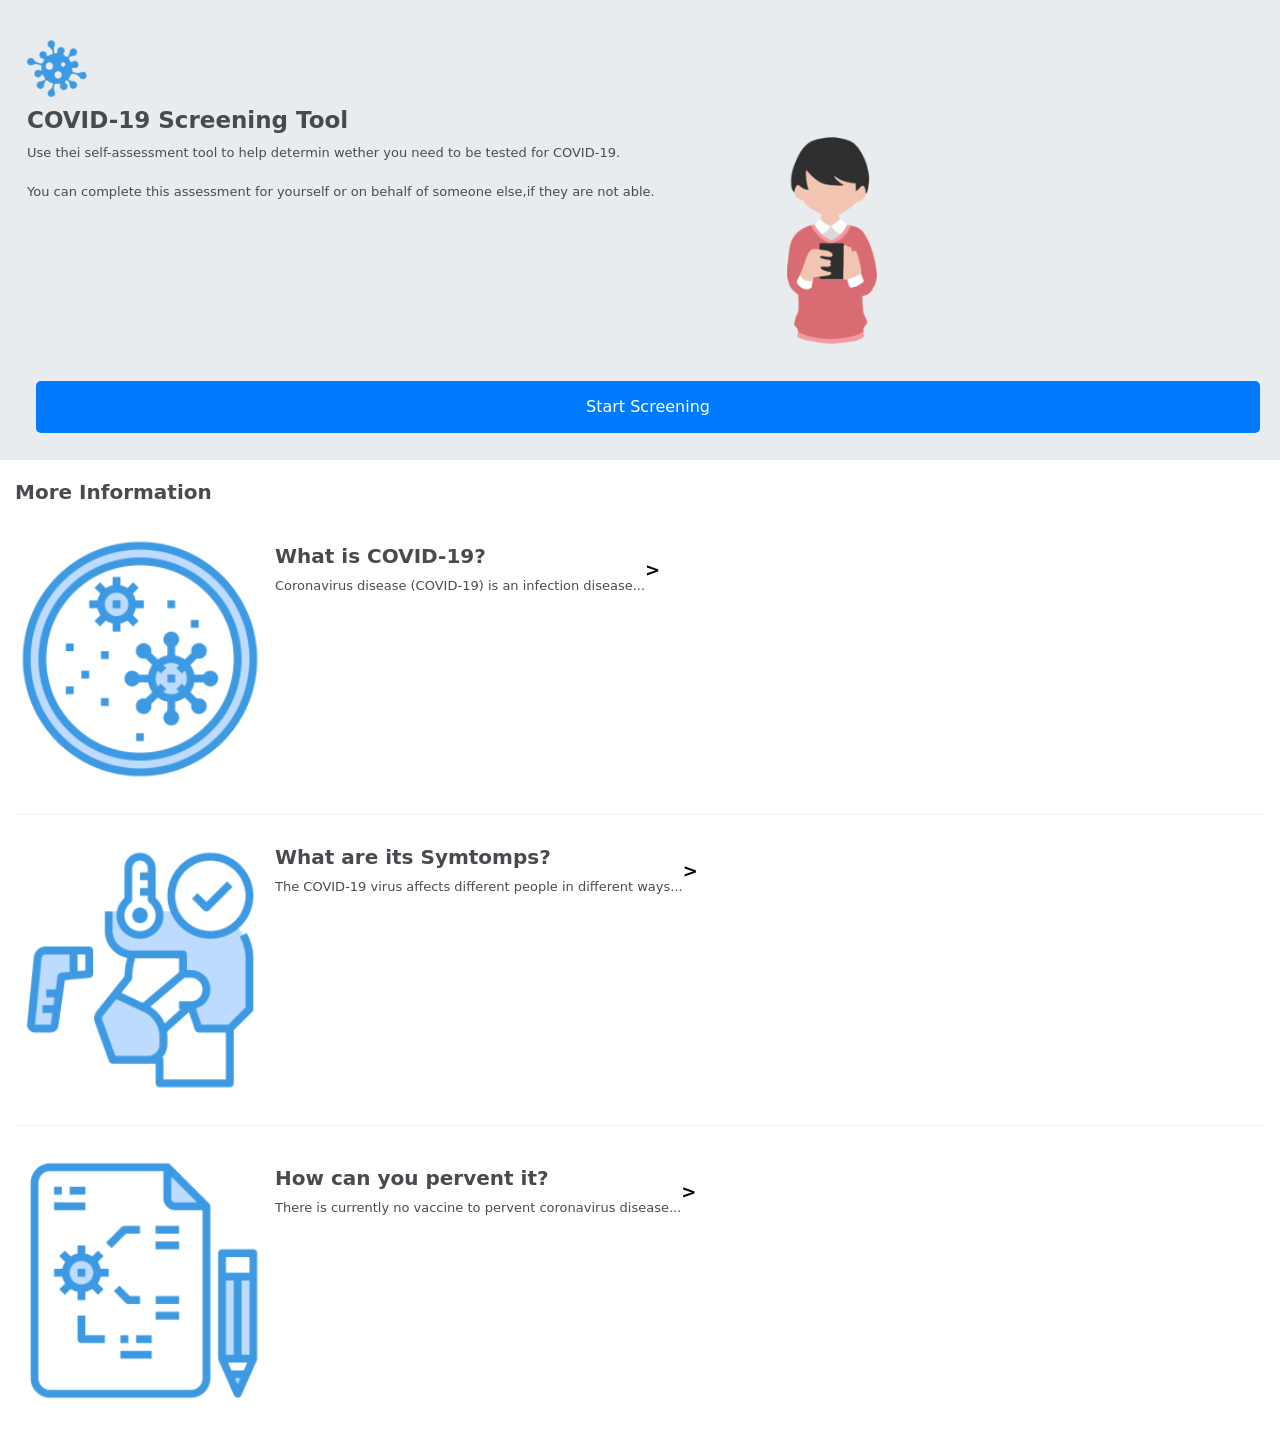
<file: index.html>
<!DOCTYPE html>
<html lang="en">

<head>
  <meta charset="UTF-8" />
  <meta http-equiv="X-UA-Compatible" content="IE=edge" />
  <meta name="viewport" content="width=device-width, initial-scale=1.0" />
  <title>COVID19 Screening Test</title>
  <!-- Bootstrap Css -->
  <link href="https://cdn.jsdelivr.net/npm/bootstrap@5.1.1/dist/css/bootstrap.min.css" rel="stylesheet"
    integrity="sha384-F3w7mX95PdgyTmZZMECAngseQB83DfGTowi0iMjiWaeVhAn4FJkqJByhZMI3AhiU" crossorigin="anonymous" />
  <!-- Custom CSS -->
  <link rel="stylesheet" href="style.css" />
</head>

<body>
  <section class="hero-section">
    <div class="container">
      <img src="./images/logo.png" alt="" class="logo" />
      <div class="row ">


        <div class="col-8">
          <h1>COVID-19 Screening Tool</h1>
          <p>
            Use thei self-assessment tool to help determin wether you need to be
            tested for COVID-19. <br /><br />You can complete this assessment for yourself
            or on behalf of someone else,if they are not able.
          </p>
        </div>
        <div class="col-4">
          <img src="./images/covid19screen.png" alt="">
        </div>
      </div>
    </div>
    <div class="btn">
      <button type="button" class="block-btn">Start Screening</button>
    </div>

  </section>
  <section class="more-info">
    <h1>More Information</h1>
    <div class="col">
      <div class="detail">
        <img src="./images/virus.png" alt="">
        <a href="./covid.html">
          <div class="content">
            <h1>What is COVID-19?</h1>
            <p>Coronavirus disease (COVID-19) is an infection disease...<span class="arrow">></span>
            </p>
          </div>
        </a>
      </div>
    </div>
      <hr>
      <div class="col">
        <div class="detail">
          <img src="./images/symptoms.png" alt="">
          <div class="detail-content">
            <h1>
              What are its Symtomps?</h1>
            <p>The COVID-19 virus affects different people in different ways...
              <span class="arrow">></span>
            </p>
          </div>
        </div>
      </div>
        <hr>
        <div class="col">
          <div class="detail">
            <img src="./images/prevent.png" alt="">
            <div class="content">
              <h1>How can you pervent it?</h1>
              <p>There is currently no vaccine to pervent coronavirus disease... <span class="arrow">></span>
              </p>
            </div>
          </div>



        </div>
  </section>
  <!-- Bootstrap JS -->
  <script src="https://cdn.jsdelivr.net/npm/bootstrap@5.1.1/dist/js/bootstrap.bundle.min.js"
    integrity="sha384-/bQdsTh/da6pkI1MST/rWKFNjaCP5gBSY4sEBT38Q/9RBh9AH40zEOg7Hlq2THRZ"
    crossorigin="anonymous"></script>
</body>

</html>
</file>
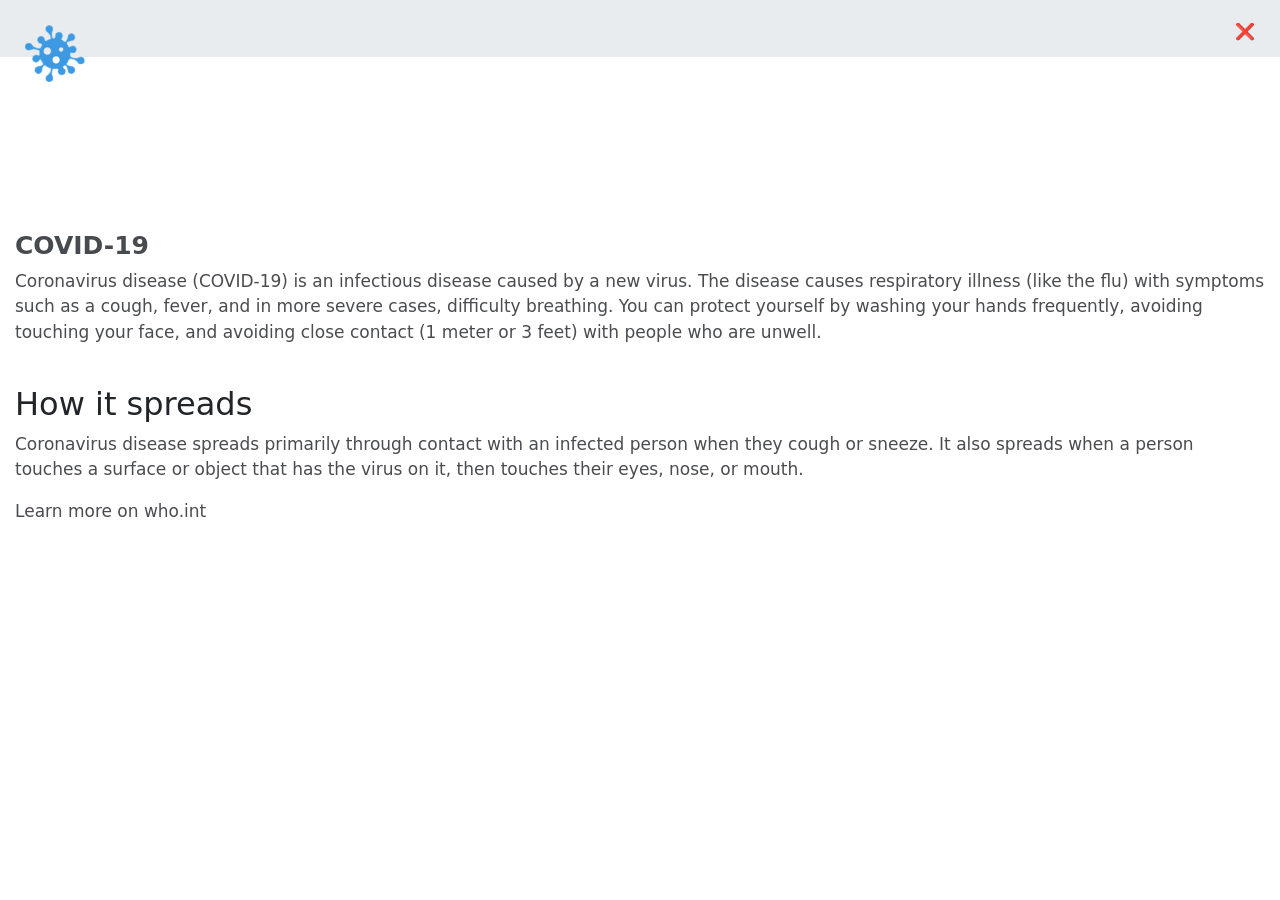
<file: covid.html>
<!DOCTYPE html>
<html lang="en">
<head>
    <meta charset="UTF-8">
    <meta http-equiv="X-UA-Compatible" content="IE=edge">
    <meta name="viewport" content="width=device-width, initial-scale=1.0">
    <title>COVID-19</title>
     <!-- Bootstrap Css -->
     <link
     href="https://cdn.jsdelivr.net/npm/bootstrap@5.1.1/dist/css/bootstrap.min.css"
     rel="stylesheet"
     integrity="sha384-F3w7mX95PdgyTmZZMECAngseQB83DfGTowi0iMjiWaeVhAn4FJkqJByhZMI3AhiU"
     crossorigin="anonymous"
   />
   <!-- Custom CSS -->
   <link rel="stylesheet" href="style.css" />
</head>
<body>
<div class="logo-close-header">
    <div class="header-logo">
        <img src="./images/logo.png" alt="">
    </div>
    <div class="close-btn">
        &#10060;
    </div>
</div>
<section class="content-of-pages ">
    <h1>COVID-19 </h1>
    <p>Coronavirus disease (COVID-19) is an infectious disease caused by a new virus. 
        The disease causes respiratory illness (like the flu) with symptoms such as a cough, fever, and in more severe cases, difficulty breathing. You can protect yourself by washing your hands frequently, avoiding touching your face, and avoiding close contact (1 meter or 3 feet) with people who are unwell.          
    </p>
    <br>
    <h2>How it spreads </h2>
    <p>Coronavirus disease spreads primarily through contact with an infected person when they cough or sneeze. It also spreads when a person touches a surface or object that has the virus on it, then touches their eyes, nose, or mouth. 
        </p>
        <p> Learn more on who.int</p>
      
</section>







     <!-- Bootstrap JS -->
     <script
     src="https://cdn.jsdelivr.net/npm/bootstrap@5.1.1/dist/js/bootstrap.bundle.min.js"
     integrity="sha384-/bQdsTh/da6pkI1MST/rWKFNjaCP5gBSY4sEBT38Q/9RBh9AH40zEOg7Hlq2THRZ"
     crossorigin="anonymous"
   ></script>
</body>
</html>
</file>
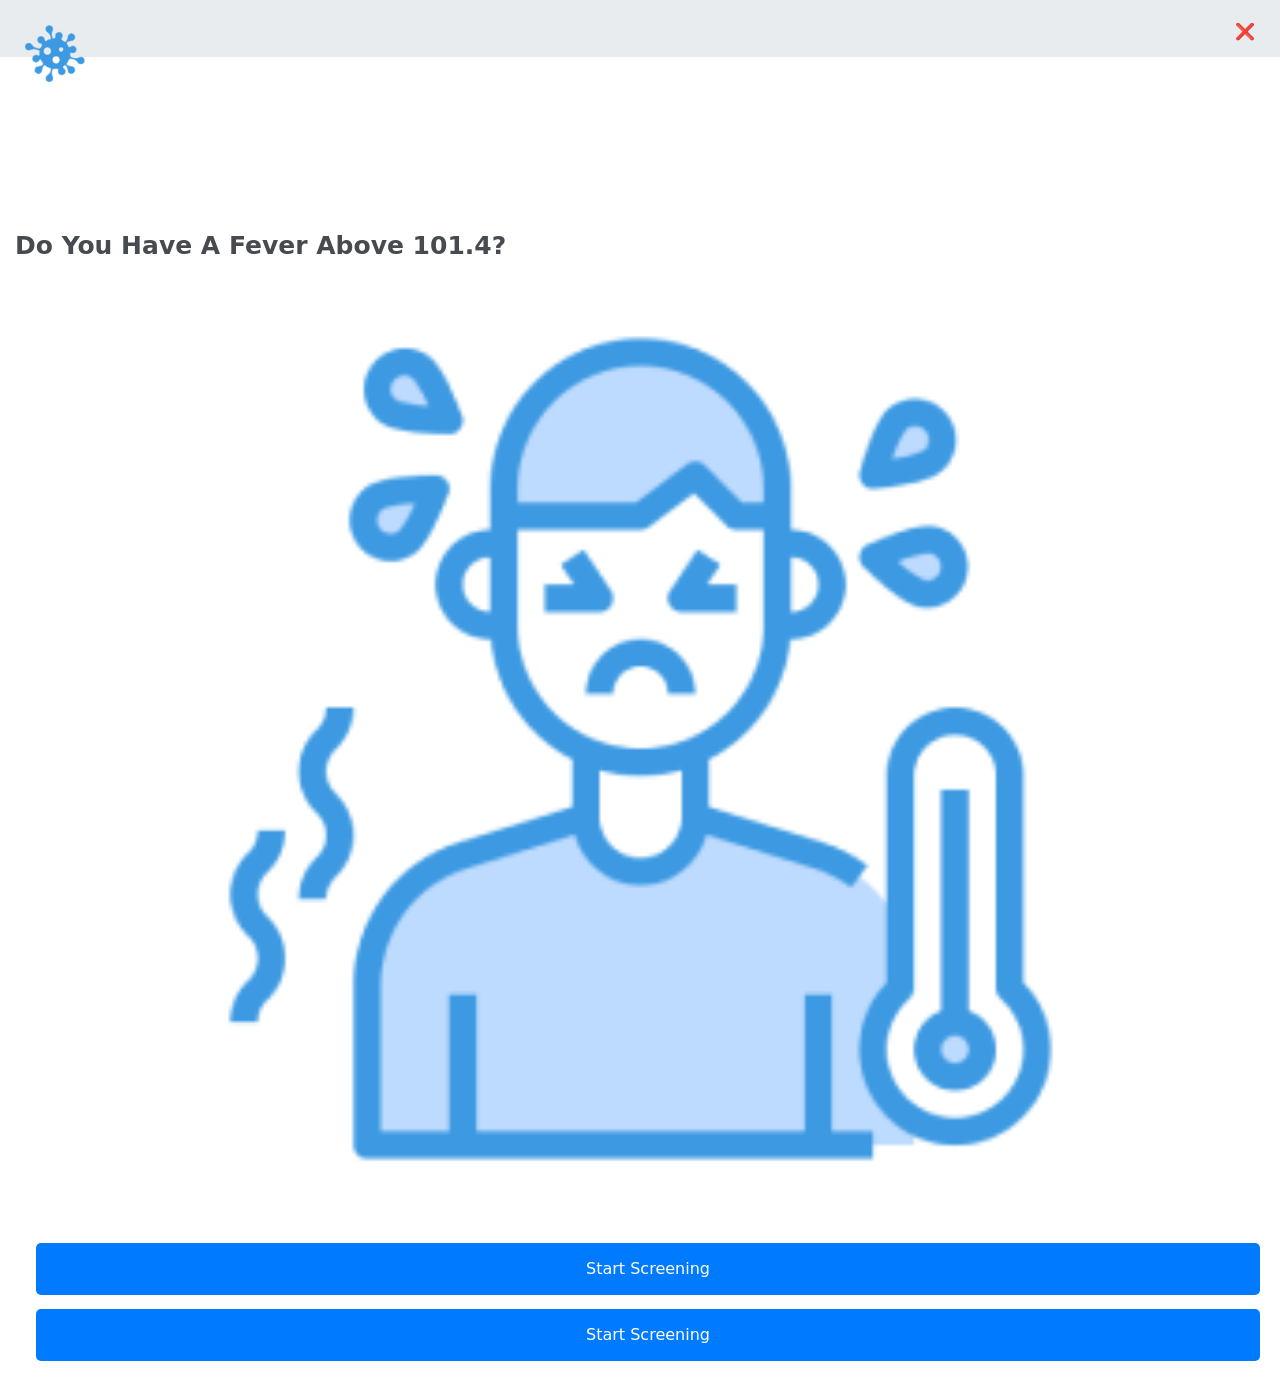
<file: fever.html>
<!DOCTYPE html>
<html lang="en">
<head>
    <meta charset="UTF-8">
    <meta http-equiv="X-UA-Compatible" content="IE=edge">
    <meta name="viewport" content="width=device-width, initial-scale=1.0">
    <title>Fever</title>
     <!-- Bootstrap Css -->
     <link
     href="https://cdn.jsdelivr.net/npm/bootstrap@5.1.1/dist/css/bootstrap.min.css"
     rel="stylesheet"
     integrity="sha384-F3w7mX95PdgyTmZZMECAngseQB83DfGTowi0iMjiWaeVhAn4FJkqJByhZMI3AhiU"
     crossorigin="anonymous"
   />
   <!-- Custom CSS -->
   <link rel="stylesheet" href="style.css" />
</head>
<body>
    
  <div class="logo-close-header">
    <div class="header-logo">
        <img src="./images/logo.png" alt="">
    </div>
    <div class="close-btn">
        &#10060;
    </div>
</div>

<section class="content-of-pages ">
  <h1 class="capitalize">  Do you have a fever above 101.4?
  </h1>
  <div class="fever-img">
    <img src="./images/fever.png" alt="">
  </div>
  <div class="btn">
    <button type="button" class="block-btn">Start Screening</button>
</div>
<div class="btn">
  <button type="button" class="block-btn">Start Screening</button>
</div>
</section>







     <!-- Bootstrap JS -->
     <script
     src="https://cdn.jsdelivr.net/npm/bootstrap@5.1.1/dist/js/bootstrap.bundle.min.js"
     integrity="sha384-/bQdsTh/da6pkI1MST/rWKFNjaCP5gBSY4sEBT38Q/9RBh9AH40zEOg7Hlq2THRZ"
     crossorigin="anonymous"
   ></script>
</body>
</html>
</file>
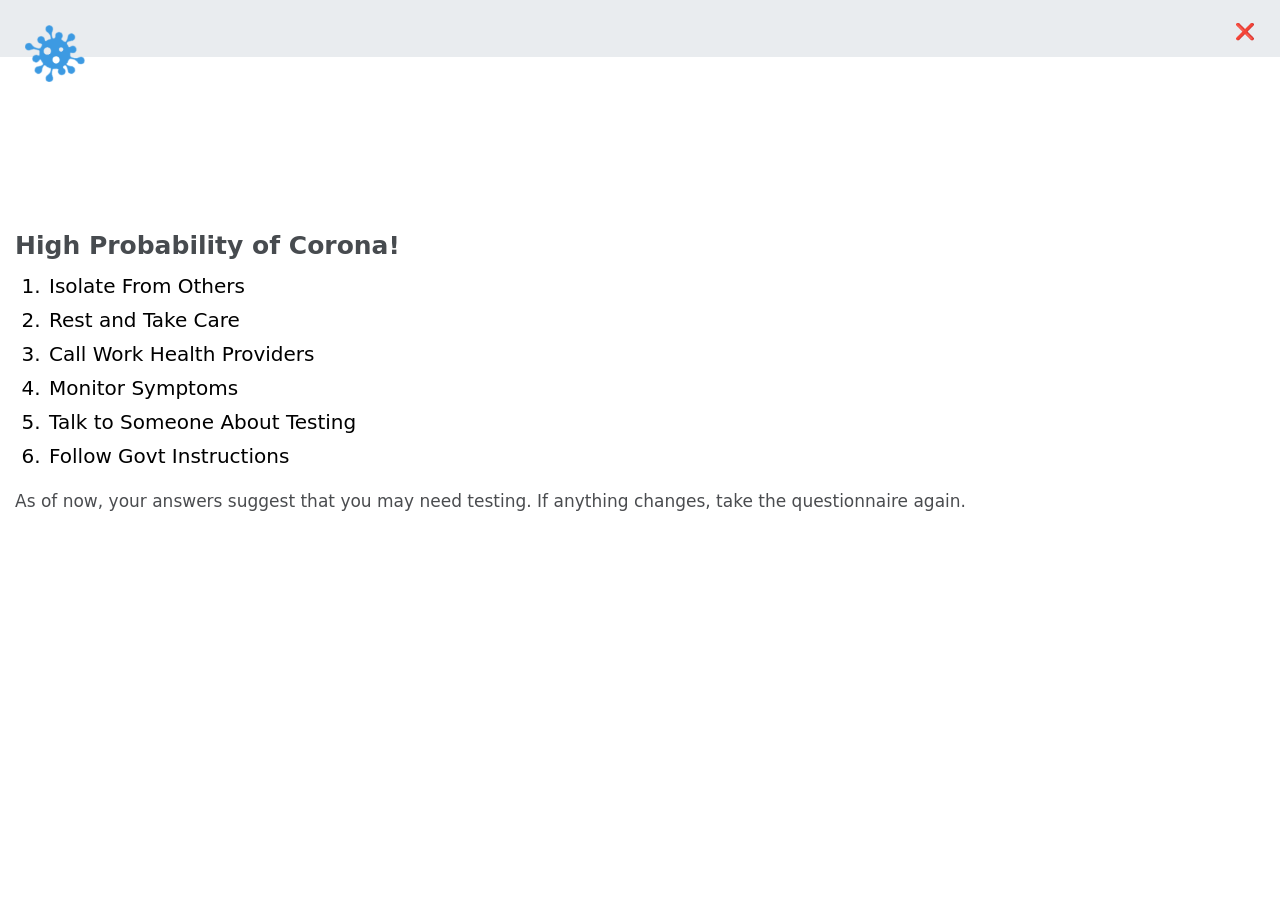
<file: probabaility_of_corona.html>
<!DOCTYPE html>
<html lang="en">
<head>
    <meta charset="UTF-8">
    <meta http-equiv="X-UA-Compatible" content="IE=edge">
    <meta name="viewport" content="width=device-width, initial-scale=1.0">
    <title>Probabaility Of Corona</title>
     <!-- Bootstrap Css -->
     <link
     href="https://cdn.jsdelivr.net/npm/bootstrap@5.1.1/dist/css/bootstrap.min.css"
     rel="stylesheet"
     integrity="sha384-F3w7mX95PdgyTmZZMECAngseQB83DfGTowi0iMjiWaeVhAn4FJkqJByhZMI3AhiU"
     crossorigin="anonymous"
   />
   <!-- Custom CSS -->
   <link rel="stylesheet" href="style.css" />
</head>
<body>
<div class="logo-close-header">
    <div class="header-logo">
        <img src="./images/logo.png" alt="">
    </div>
    <div class="close-btn">
        &#10060;
    </div>
</div>
<section class="content-of-pages">
    <h1>High Probability of Corona! </h1>
    <ul>
        <li>Isolate From Others</li>
        <li>Rest and Take Care</li>
        <li>Call Work Health Providers</li>
        <li>Monitor Symptoms</li>
        <li>Talk to Someone About Testing </li>
        <li>Follow Govt Instructions</li>
    </ul>
    <p>As of now, your answers suggest that you may need testing. If anything changes, take the questionnaire again. 
    </p>
</section>







     <!-- Bootstrap JS -->
     <script
     src="https://cdn.jsdelivr.net/npm/bootstrap@5.1.1/dist/js/bootstrap.bundle.min.js"
     integrity="sha384-/bQdsTh/da6pkI1MST/rWKFNjaCP5gBSY4sEBT38Q/9RBh9AH40zEOg7Hlq2THRZ"
     crossorigin="anonymous"
   ></script>
</body>
</html>
</file>
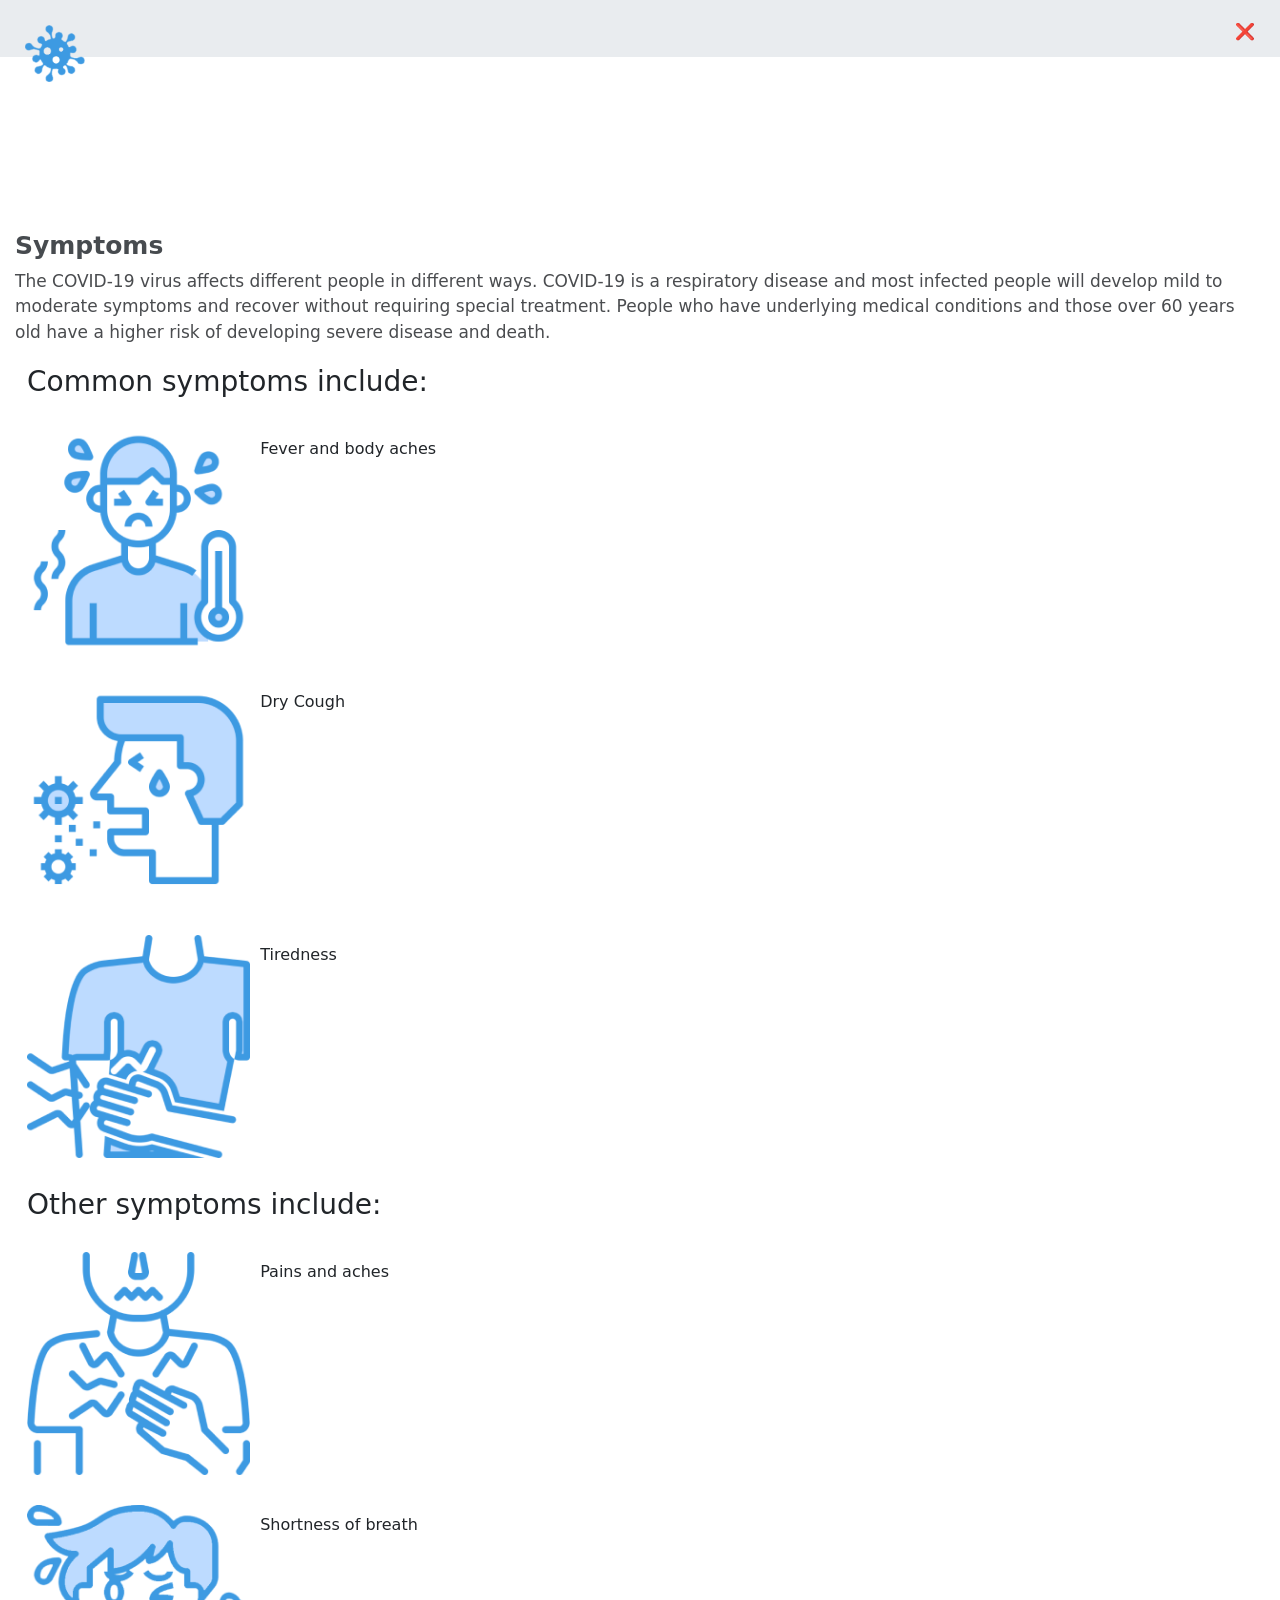
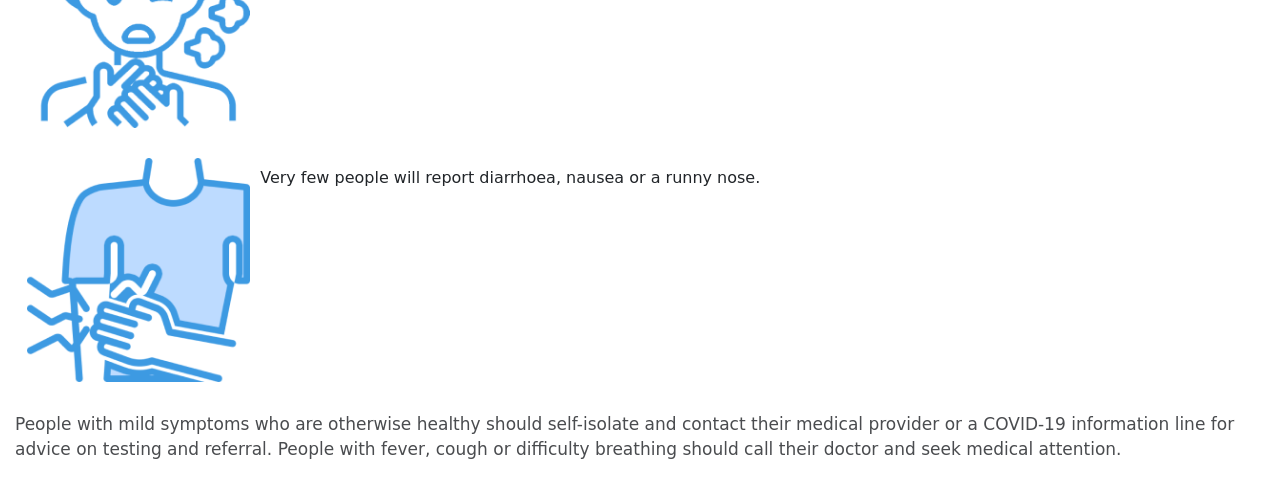
<file: symtomps.html>
<!DOCTYPE html>
<html lang="en">
<head>
    <meta charset="UTF-8">
    <meta http-equiv="X-UA-Compatible" content="IE=edge">
    <meta name="viewport" content="width=device-width, initial-scale=1.0">
    <title>Probabaility Of Corona</title>
     <!-- Bootstrap Css -->
     <link
     href="https://cdn.jsdelivr.net/npm/bootstrap@5.1.1/dist/css/bootstrap.min.css"
     rel="stylesheet"
     integrity="sha384-F3w7mX95PdgyTmZZMECAngseQB83DfGTowi0iMjiWaeVhAn4FJkqJByhZMI3AhiU"
     crossorigin="anonymous"
   />
   <!-- Custom CSS -->
   <link rel="stylesheet" href="style.css" />
</head>
<body>
<div class="logo-close-header">
    <div class="header-logo">
        <img src="./images/logo.png" alt="">
    </div>
    <div class="close-btn">
        &#10060;
    </div>
</div>
<section class="content-of-pages">
    <h1>Symptoms </h1>
    <p>
        The COVID-19 virus affects different people in different ways.
        COVID-19 is a respiratory disease and most infected people
        will develop mild to moderate symptoms and recover without
        requiring special treatment. People who have underlying
        medical conditions and those over 60 years old have a higher
        risk of developing severe disease and death.
      </p>
    
      <div class="container symptoms">
        <h3>Common symptoms include:</h3>
        <div class="col">
            <div class="detail">
              <img src="./images/fever.png" alt="">
                <div class="content">
                  <h5>Fever and body aches</h5>
                </div>
              
            </div>
        </div>
        <div class="col">
            <div class="detail">
              <img src="./images/cough.png" alt="">
                <div class="content">
                  <h5>Dry Cough</h5>
                </div>
              
            </div>
        </div>
        <div class="col">
            <div class="detail">
              <img src="./images/tirdeness.png" alt="">
                <div class="content">
                  <h5>Tiredness</h5>
                </div>
              
            </div>
        </div>
      </div>


      <div class="container symptoms">
        <h3>Other symptoms include:</h3>
        <div class="col">
            <div class="detail">
              <img src="./images/chest.png" alt="">
                <div class="content">
                  <h5>Pains and aches</h5>
                </div>
              
            </div>
        </div>
        <div class="col">
            <div class="detail">
              <img src="./images/breath.png" alt="">
                <div class="content">
                  <h5> Shortness of breath</h5>
                </div>
              
            </div>
        </div>
        <div class="col">
            <div class="detail">
              <img src="./images/tirdeness.png" alt="">
                <div class="content">
                  <h5>Very few people will report diarrhoea, nausea or a runny
                    nose.</h5>
                </div>
              
            </div>
        </div>
      </div>
    
      <p>
        People with mild symptoms who are otherwise healthy should
        self-isolate and contact their medical provider or a COVID-19
        information line for advice on testing and referral. People
        with fever, cough or difficulty breathing should call their
        doctor and seek medical attention.
      </p>
</section>







     <!-- Bootstrap JS -->
     <script
     src="https://cdn.jsdelivr.net/npm/bootstrap@5.1.1/dist/js/bootstrap.bundle.min.js"
     integrity="sha384-/bQdsTh/da6pkI1MST/rWKFNjaCP5gBSY4sEBT38Q/9RBh9AH40zEOg7Hlq2THRZ"
     crossorigin="anonymous"
   ></script>
</body>
</html>
</file>
<file: style.css>
*{
    margin: 0;
    padding: 0;
}
body{
    box-sizing: border-box;
}
:root{
    --lightgrey:#E9ECEF;
    --blue:#007BFF;
    
}
h1{
    color:#474B4F;
    font-size: 20px;
    font-weight: 700;
}
p{
    color: #4a4c4f;
    font-size: small;
}
section{
    padding: 20px 15px;
}
hr {
    color: #80808075;
}
a{
    text-decoration: none;
}
h5 {
    font-size: initial;
}
.container{
    margin: 20px 0px;
}
.capitalize{
    text-transform: capitalize;
}
.btn {
    display: block;
}
.content {
    padding: 10px;
}
.hero-section{
    background-color: var(--lightgrey);
}
.hero-section img:first-child{
    width: 60px;
    padding-bottom: 10px; 
}
.hero-section img:last-child{
    width: 90px;
    vertical-align: middle;
    margin-top: 30px; 
}
.hero-section h1{
    font-size: 23px;
    font-weight: 700;
}
.block-btn{
    width: 100%;
    border: none;
    background-color: var(--blue);
    padding: 14px 60px;
    font-size: 16px;
    cursor: pointer;
    text-align: center;
    margin: 0px 8px;
    color: white;
    border-radius: 5px;
}

.detail {
    display: flex;
    margin: 30px 0px;
}
.detail img {
    width: 20%;
    height: fit-content;
}
.detail-content {
    padding: 0px 10px;
}
span.arrow {
    font-size: 18px;
    float: right;
    font-weight: 900;
    position: relative;
    bottom: 20px;
    color: black;
}
.logo-close-header{
    background-color: var(--lightgrey);
    display: flex;
    padding:0 25px;
    flex-direction: row;
    align-content: stretch;
    justify-content: space-between;
}
.logo-close-header img{
    width: 60px;
    position: relative;
    top: 25px;
}
.close-btn {
    margin-top: 20px;
}

.content-of-pages {
    margin-top: 12%;
}
.content-of-pages h1{
    font-size: 25px;
}
.content-of-pages li{
    list-style: auto;
    color: black;
    font-size: 20px;
    padding: 2px;
}
.content-of-pages p{
    font-size: 17px;
}
.fever-img {
    width: 70%;
    margin: 50px auto;
}
.fever-img img{
    width: -webkit-fill-available;
}
</file>
